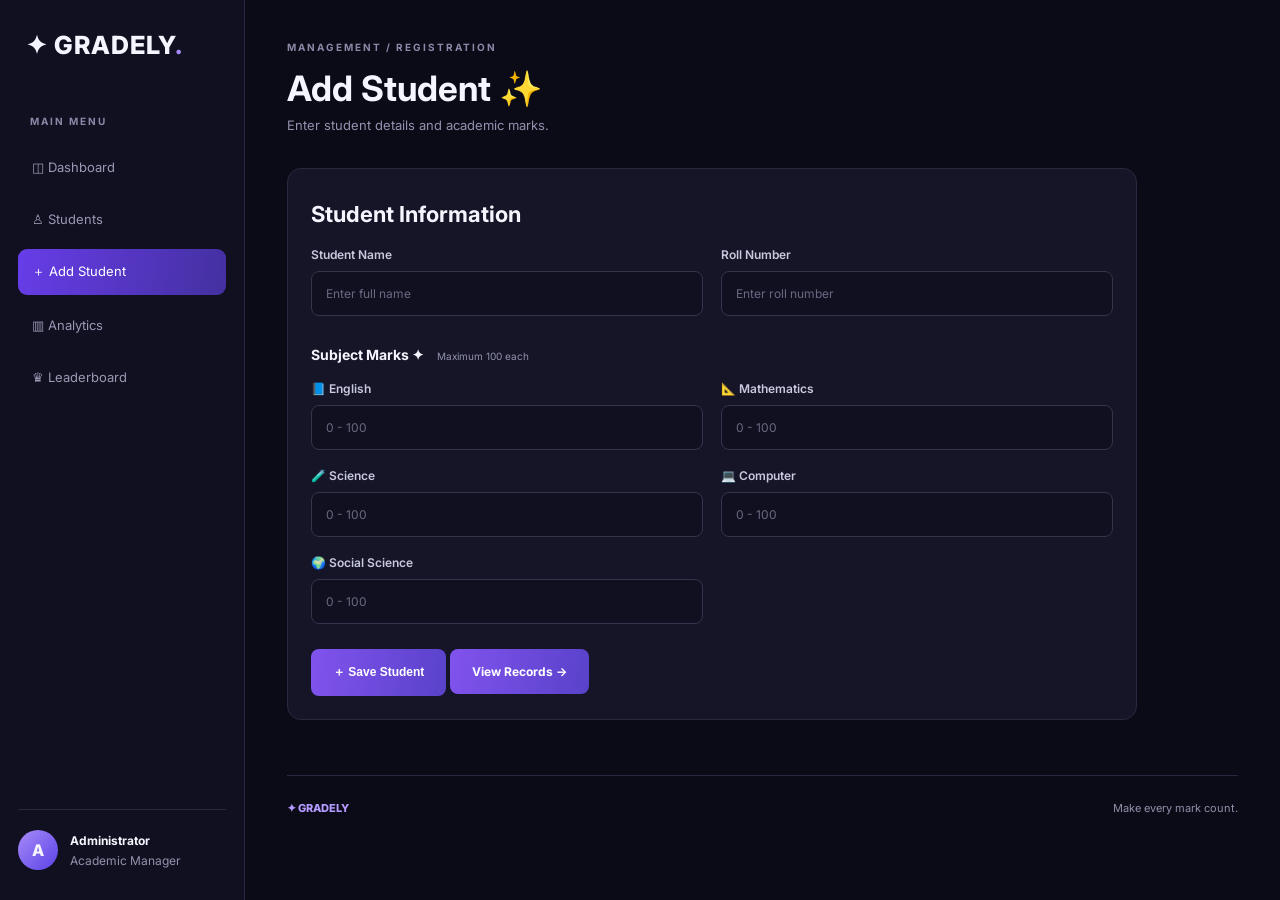
<file: add-student.html>
<!DOCTYPE html>
<html lang="en">
<head>
<meta charset="UTF-8">
<meta name="viewport" content="width=device-width, initial-scale=1.0">
<title>GRADELY | Add Student</title>
<link rel="stylesheet" href="style.css">
</head>
<body>

<div class="app">

<aside class="sidebar">
    <div class="brand">✦ GRADELY<span>.</span></div>
    <p class="nav-title">MAIN MENU</p>

    <a href="index.html" class="nav-item">◫ Dashboard</a>
    <a href="students.html" class="nav-item">♙ Students</a>
    <a href="add-student.html" class="nav-item active">＋ Add Student</a>
    <a href="analytics.html" class="nav-item">▥ Analytics</a>
    <a href="leaderboard.html" class="nav-item">♛ Leaderboard</a>

    <div class="sidebar-bottom">
        <div class="profile">
            <div class="avatar">A</div>
            <div><b>Administrator</b><small>Academic Manager</small></div>
        </div>
    </div>
</aside>

<main class="main-content">

    <header class="topbar">
        <div>
            <span class="eyebrow">MANAGEMENT / REGISTRATION</span>
            <h1>Add Student ✨</h1>
            <p class="subtext">Enter student details and academic marks.</p>
        </div>
    </header>

    <div class="panel form-panel">

        <form id="studentForm">

            <div class="section-heading">
                <h2>Student Information</h2>
            </div>

            <div class="form-grid">

                <div class="field">
                    <label>Student Name</label>
                    <input type="text" id="name"
                    placeholder="Enter full name" required>
                </div>

                <div class="field">
                    <label>Roll Number</label>
                    <input type="text" id="roll"
                    placeholder="Enter roll number" required>
                </div>

            </div>

            <h3 class="marks-title">
                Subject Marks ✦
                <span>Maximum 100 each</span>
            </h3>

            <div class="marks-grid">

                <div class="field">
                    <label>📘 English</label>
                    <input type="number" id="english"
                    min="0" max="100" placeholder="0 - 100" required>
                </div>

                <div class="field">
                    <label>📐 Mathematics</label>
                    <input type="number" id="math"
                    min="0" max="100" placeholder="0 - 100" required>
                </div>

                <div class="field">
                    <label>🧪 Science</label>
                    <input type="number" id="science"
                    min="0" max="100" placeholder="0 - 100" required>
                </div>

                <div class="field">
                    <label>💻 Computer</label>
                    <input type="number" id="computer"
                    min="0" max="100" placeholder="0 - 100" required>
                </div>

                <div class="field">
                    <label>🌍 Social Science</label>
                    <input type="number" id="social"
                    min="0" max="100" placeholder="0 - 100" required>
                </div>

            </div>

            <button type="submit" class="primary-btn">
                ＋ Save Student
            </button>

            <a href="students.html" class="primary-btn">
                View Records →
            </a>

        </form>

    </div>

    <footer>
        <span>✦ GRADELY</span>
        <p>Make every mark count.</p>
    </footer>

</main>
</div>

<script src="script.js"></script>
</body>
</html>
</file>
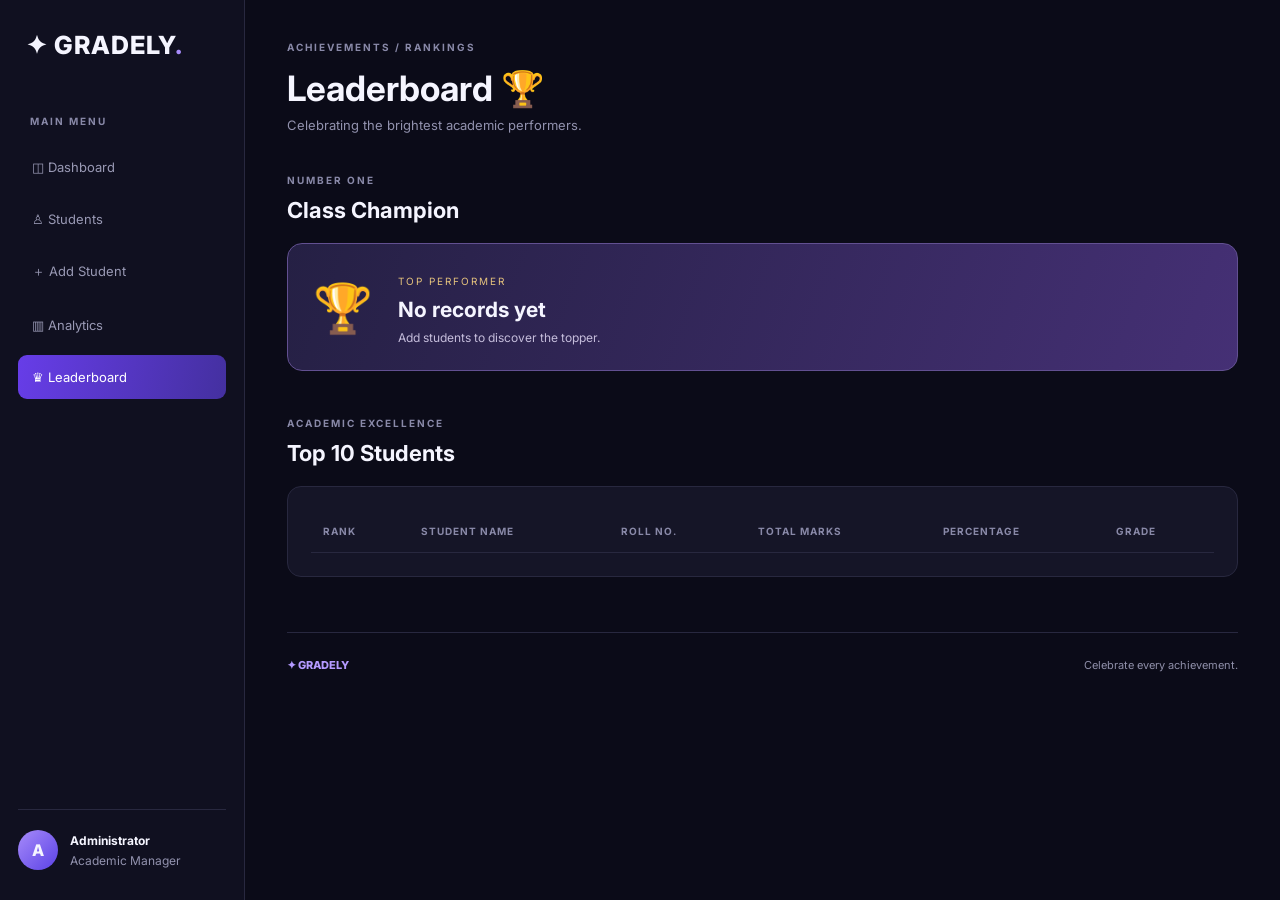
<file: leaderboard.html>
<!DOCTYPE html>
<html lang="en">
<head>
<meta charset="UTF-8">
<meta name="viewport" content="width=device-width, initial-scale=1.0">
<title>GRADELY | Leaderboard</title>
<link rel="stylesheet" href="style.css">
</head>
<body>

<div class="app">

<aside class="sidebar">
    <div class="brand">✦ GRADELY<span>.</span></div>
    <p class="nav-title">MAIN MENU</p>

    <a href="index.html" class="nav-item">◫ Dashboard</a>
    <a href="students.html" class="nav-item">♙ Students</a>
    <a href="add-student.html" class="nav-item">＋ Add Student</a>
    <a href="analytics.html" class="nav-item">▥ Analytics</a>
    <a href="leaderboard.html" class="nav-item active">♛ Leaderboard</a>

    <div class="sidebar-bottom">
        <div class="profile">
            <div class="avatar">A</div>
            <div><b>Administrator</b><small>Academic Manager</small></div>
        </div>
    </div>
</aside>

<main class="main-content">

    <header class="topbar">
        <div>
            <span class="eyebrow">ACHIEVEMENTS / RANKINGS</span>
            <h1>Leaderboard 🏆</h1>
            <p class="subtext">Celebrating the brightest academic performers.</p>
        </div>
    </header>

    <div class="section-heading">
        <div>
            <span class="eyebrow">NUMBER ONE</span>
            <h2>Class Champion</h2>
        </div>
    </div>

    <div class="topper-card">
        <div class="trophy">🏆</div>
        <div>
            <span class="winner-label">TOP PERFORMER</span>
            <h2 id="topper">No records yet</h2>
            <p id="topperMarks">Add students to see rankings.</p>
        </div>
    </div>

    <br><br>

    <div class="section-heading">
        <div>
            <span class="eyebrow">ACADEMIC EXCELLENCE</span>
            <h2>Top 10 Students</h2>
        </div>
    </div>

    <div class="panel table-panel">

        <div class="table-scroll">
            <table>
                <thead>
                    <tr>
                        <th>RANK</th>
                        <th>STUDENT NAME</th>
                        <th>ROLL NO.</th>
                        <th>TOTAL MARKS</th>
                        <th>PERCENTAGE</th>
                        <th>GRADE</th>
                    </tr>
                </thead>

                <tbody id="leaderboardTable"></tbody>
            </table>
        </div>

    </div>

    <footer>
        <span>✦ GRADELY</span>
        <p>Celebrate every achievement.</p>
    </footer>

</main>
</div>

<script src="script.js"></script>
</body>
</html>
</file>
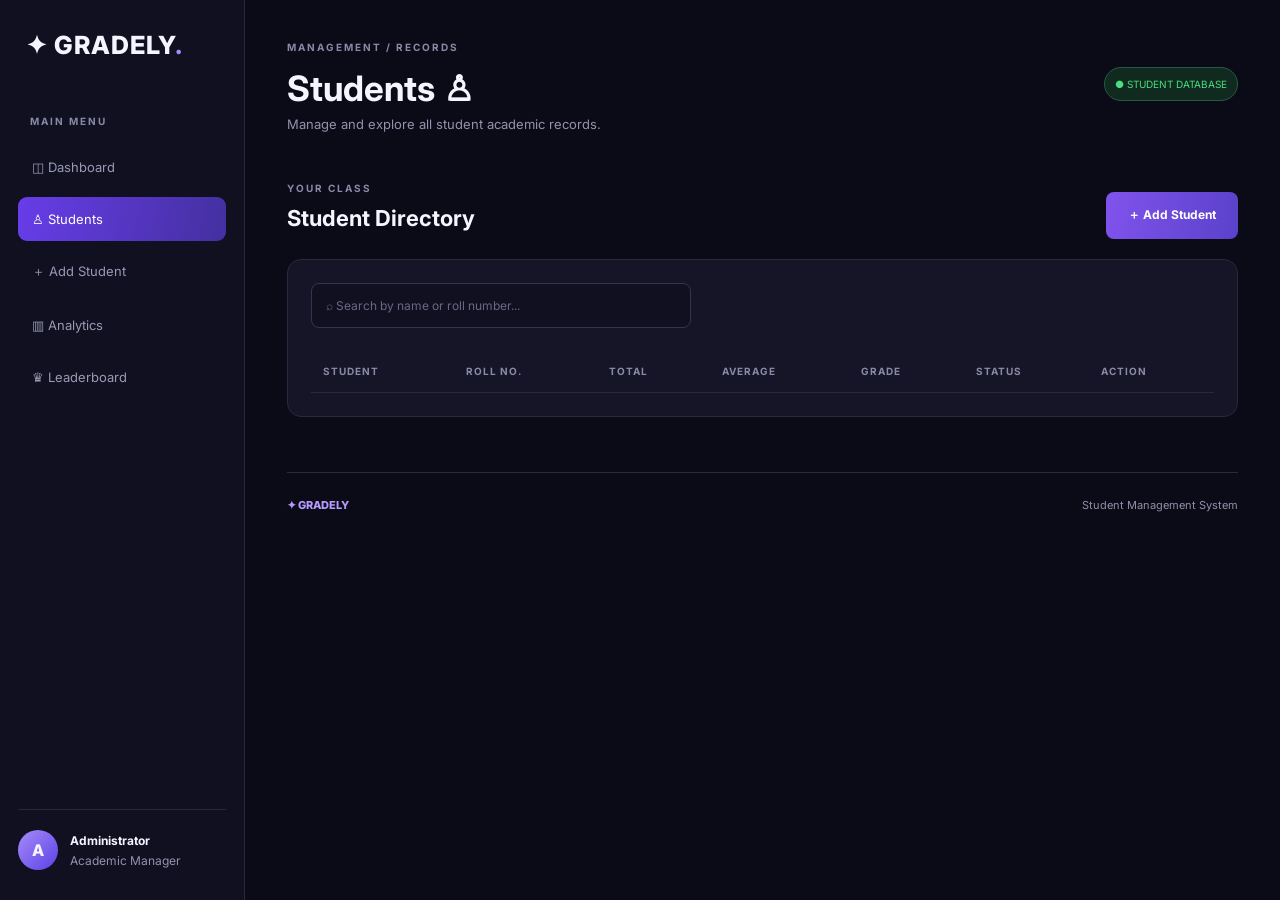
<file: students.html>
<!DOCTYPE html>
<html lang="en">
<head>
<meta charset="UTF-8">
<meta name="viewport" content="width=device-width, initial-scale=1.0">
<title>GRADELY | Students</title>
<link rel="stylesheet" href="style.css">
</head>
<body>

<div class="app">

<aside class="sidebar">
    <div class="brand">✦ GRADELY<span>.</span></div>
    <p class="nav-title">MAIN MENU</p>

    <a href="index.html" class="nav-item">◫ Dashboard</a>
    <a href="students.html" class="nav-item active">♙ Students</a>
    <a href="add-student.html" class="nav-item">＋ Add Student</a>
    <a href="analytics.html" class="nav-item">▥ Analytics</a>
    <a href="leaderboard.html" class="nav-item">♛ Leaderboard</a>

    <div class="sidebar-bottom">
        <div class="profile">
            <div class="avatar">A</div>
            <div><b>Administrator</b><small>Academic Manager</small></div>
        </div>
    </div>
</aside>

<main class="main-content">

    <header class="topbar">
        <div>
            <span class="eyebrow">MANAGEMENT / RECORDS</span>
            <h1>Students ♙</h1>
            <p class="subtext">Manage and explore all student academic records.</p>
        </div>
        <span class="live">● STUDENT DATABASE</span>
    </header>

    <div class="section-heading">
        <div>
            <span class="eyebrow">YOUR CLASS</span>
            <h2>Student Directory</h2>
        </div>
        <a href="add-student.html" class="primary-btn">＋ Add Student</a>
    </div>

    <div class="panel table-panel">

        <input type="search" id="search" class="search"
        placeholder="⌕ Search by name or roll number...">

        <div class="table-scroll">
            <table>
                <thead>
                    <tr>
                        <th>STUDENT</th>
                        <th>ROLL NO.</th>
                        <th>TOTAL</th>
                        <th>AVERAGE</th>
                        <th>GRADE</th>
                        <th>STATUS</th>
                        <th>ACTION</th>
                    </tr>
                </thead>

                <tbody id="studentTable"></tbody>
            </table>
        </div>

    </div>

    <footer>
        <span>✦ GRADELY</span>
        <p>Student Management System</p>
    </footer>

</main>
</div>

<script src="script.js"></script>
</body>
</html>
</file>
<file: style.css>
@import url('https://fonts.googleapis.com/css2?family=Inter:wght@400;500;600;700;800&display=swap');

:root {
    --bg: #0b0b18;
    --panel: #151527;
    --border: #28283f;
    --text: #f5f5ff;
    --muted: #9292ae;
    --purple: #a78bfa;
}

* {
    margin: 0;
    padding: 0;
    box-sizing: border-box;
    scroll-behavior: smooth;
}

body {
    background: var(--bg);
    color: var(--text);
    font-family: 'Inter', sans-serif;
}

.app {
    display: flex;
    min-height: 100vh;
}

/* SIDEBAR */

.sidebar {
    width: 245px;
    height: 100vh;
    position: fixed;
    top: 0;
    left: 0;
    background: #101020;
    border-right: 1px solid var(--border);
    padding: 30px 18px;
    display: flex;
    flex-direction: column;
    z-index: 100;
}

.brand {
    font-size: 25px;
    font-weight: 800;
    letter-spacing: 1px;
    margin-bottom: 55px;
    padding-left: 8px;
}

.brand-icon,
.brand span {
    color: #a78bfa;
}

.nav-title {
    padding-left: 12px;
    margin-bottom: 18px;
    font-size: 10px;
    color: #8989a8;
    letter-spacing: 2px;
    font-weight: 700;
}

.nav-item {
    display: block;
    color: #9999b4;
    padding: 14px;
    margin-bottom: 8px;
    text-decoration: none;
    border-radius: 9px;
    font-size: 13px;
    transition: .3s;
}

.nav-item:hover,
.nav-item.active {
    color: white;
    background: linear-gradient(100deg, #673de8, #4430a0);
}

.sidebar-bottom {
    margin-top: auto;
}

.profile {
    border-top: 1px solid var(--border);
    padding-top: 20px;
    display: flex;
    align-items: center;
    gap: 12px;
}

.avatar,
.top-avatar {
    width: 40px;
    height: 40px;
    display: grid;
    place-items: center;
    background: linear-gradient(135deg, #a78bfa, #5b42e5);
    border-radius: 50%;
    font-weight: 800;
}

.profile b,
.profile small {
    display: block;
    font-size: 12px;
}

.profile small {
    color: var(--muted);
    margin-top: 5px;
}

/* MAIN CONTENT */

.main-content {
    width: calc(100% - 245px);
    margin-left: 245px;
    padding: 35px 42px;
    max-width: 1700px;
}

.topbar {
    display: flex;
    justify-content: space-between;
    align-items: center;
    margin-bottom: 35px;
}

.topbar h1 {
    font-size: 35px;
    margin: 12px 0 7px;
}

.eyebrow {
    font-size: 10px;
    color: #8989a8;
    letter-spacing: 2px;
    font-weight: 700;
}

.subtext {
    color: var(--muted);
    font-size: 13px;
}

.live {
    font-size: 10px;
    color: #4ade80;
    border: 1px solid #285a42;
    background: #102a20;
    padding: 10px;
    border-radius: 20px;
}

/* WELCOME BANNER */

.welcome {
    padding: 35px;
    border-radius: 18px;
    background: linear-gradient(115deg, #34206d, #6235bd 55%, #33206e);
    display: flex;
    justify-content: space-between;
    align-items: center;
    margin-bottom: 38px;
    overflow: hidden;
}

.welcome-tag {
    font-size: 10px;
    letter-spacing: 2px;
    color: #d7c9ff;
}

.welcome h2 {
    font-size: 27px;
    margin: 15px 0 10px;
}

.welcome p {
    color: #ddd3ff;
    font-size: 13px;
    line-height: 1.6;
}

.welcome-art {
    font-size: 80px;
}

/* HEADINGS */

.section-heading {
    display: flex;
    justify-content: space-between;
    align-items: center;
    margin-bottom: 20px;
}

.section-heading h2 {
    font-size: 22px;
    margin-top: 9px;
}

/* STATISTICS */

.stats-grid {
    display: grid;
    grid-template-columns: repeat(4, 1fr);
    gap: 16px;
    margin-bottom: 42px;
}

.stat-card {
    padding: 23px;
    border: 1px solid var(--border);
    border-radius: 14px;
    background: var(--panel);
    transition: .3s;
}

.stat-card:hover,
.panel:hover {
    transform: translateY(-3px);
    border-color: #6550a7;
}

.stat-top {
    display: flex;
    justify-content: space-between;
    color: #b5b5ce;
    font-size: 12px;
}

.stat-icon {
    width: 34px;
    height: 34px;
    display: grid;
    place-items: center;
    border-radius: 9px;
    font-size: 18px;
}

.purple .stat-icon {
    background: #302252;
    color: #c4a6ff;
}

.blue .stat-icon {
    background: #1c304d;
    color: #71b7ff;
}

.green .stat-icon {
    background: #193b31;
    color: #5be3a0;
}

.orange .stat-icon {
    background: #473021;
    color: #ffb76d;
}

.stat-card h2 {
    font-size: 32px;
    margin: 23px 0 9px;
}

.stat-card small {
    color: var(--muted);
    font-size: 11px;
}

/* PANELS */

.panel {
    background: var(--panel);
    border: 1px solid var(--border);
    padding: 23px;
    border-radius: 14px;
    transition: .3s;
    min-width: 0;
}

.analytics-section,
#leaderboard,
#add,
#students {
    margin-top: 42px;
}

.charts-grid {
    display: grid;
    grid-template-columns: 1.5fr 1fr;
    gap: 18px;
}

.panel-heading {
    display: flex;
    justify-content: space-between;
    margin-bottom: 25px;
}

.panel-heading h3 {
    font-size: 15px;
    margin-bottom: 8px;
}

.panel-heading p {
    color: var(--muted);
    font-size: 11px;
}

.chart-area {
    height: 260px;
    position: relative;
}

.doughnut-area {
    max-width: 300px;
    margin: auto;
}

/* TOPPER */

.topper-card {
    background: linear-gradient(110deg, #252044, #453075);
    border: 1px solid #625091;
    padding: 25px;
    display: flex;
    align-items: center;
    gap: 25px;
    border-radius: 15px;
    overflow: hidden;
}

.trophy {
    font-size: 48px;
}

.winner-label {
    color: #e5c27d;
    font-size: 10px;
    letter-spacing: 2px;
}

.topper-card h2 {
    font-size: 21px;
    margin: 8px 0;
}

.topper-card p {
    color: #c5bddb;
    font-size: 12px;
}

/* FORMS */

.form-panel {
    max-width: 850px;
}

.form-grid,
.marks-grid {
    display: grid;
    grid-template-columns: repeat(2, 1fr);
    gap: 18px;
}

.field label {
    display: block;
    font-size: 12px;
    margin-bottom: 9px;
    color: #c8c8df;
    font-weight: 600;
}

.field input,
.search {
    width: 100%;
    padding: 14px;
    background: #101020;
    border: 1px solid #34344d;
    border-radius: 8px;
    outline: none;
    color: white;
    font: inherit;
    font-size: 12px;
    transition: .2s;
}

.field input:focus,
.search:focus {
    border-color: #a78bfa;
    box-shadow: 0 0 0 3px #a78bfa20;
}

.field input::placeholder,
.search::placeholder {
    color: #696982;
}

.marks-title {
    margin: 30px 0 18px;
    font-size: 14px;
}

.marks-title span {
    font-size: 10px;
    color: var(--muted);
    font-weight: 400;
    margin-left: 10px;
}

.primary-btn {
    display: inline-block;
    margin-top: 25px;
    padding: 15px 22px;
    border: none;
    border-radius: 8px;
    background: linear-gradient(100deg, #8153ed, #5942ca);
    color: white;
    font-weight: 700;
    font-size: 12px;
    text-decoration: none;
    cursor: pointer;
    transition: .3s;
}

.primary-btn:hover {
    transform: translateY(-2px);
    box-shadow: 0 7px 20px #754ce655;
}

/* TABLES */

.table-panel {
    overflow: hidden;
}

.search {
    max-width: 380px;
    margin-bottom: 22px;
}

.table-scroll {
    overflow-x: auto;
}

table {
    width: 100%;
    min-width: 700px;
    border-collapse: collapse;
    text-align: left;
}

th {
    color: #8989a8;
    font-size: 10px;
    letter-spacing: 1px;
    padding: 15px 12px;
    border-bottom: 1px solid var(--border);
}

td {
    padding: 16px 12px;
    font-size: 12px;
    border-bottom: 1px solid #27273b;
}

tr:hover td {
    background: #202037;
}

.status {
    padding: 6px 11px;
    border-radius: 20px;
    font-size: 10px;
}

.pass {
    background: #163b2c;
    color: #62e5a5;
}

.fail {
    background: #4b242d;
    color: #ff8b9a;
}

.delete-btn {
    background: #49242e;
    color: #ff9ba9;
    border: none;
    padding: 7px 10px;
    border-radius: 6px;
    cursor: pointer;
}

/* LEADERBOARD */

.rank {
    color: #d8b66c;
    font-weight: 800;
    font-size: 15px;
}

/* FOOTER */

footer {
    border-top: 1px solid var(--border);
    margin-top: 55px;
    padding: 25px 0;
    display: flex;
    justify-content: space-between;
    color: #8f8fa9;
    font-size: 11px;
}

footer span {
    color: #b49aff;
    font-weight: 800;
}

/* RESPONSIVE DESIGN */

@media(max-width: 1100px) {
    .stats-grid {
        grid-template-columns: repeat(2, 1fr);
    }

    .charts-grid {
        grid-template-columns: 1fr;
    }
}

@media(max-width: 750px) {
    .sidebar {
        width: 100%;
        height: auto;
        position: relative;
        padding: 15px;
    }

    .app {
        display: block;
    }

    .brand {
        margin: 0 0 15px;
    }

    .nav-title,
    .sidebar-bottom {
        display: none;
    }

    .nav-item {
        display: inline-block;
        padding: 10px;
        font-size: 11px;
        margin: 2px;
    }

    .main-content {
        width: 100%;
        margin: 0;
        padding: 22px 15px;
    }

    .topbar h1 {
        font-size: 27px;
    }

    .welcome {
        padding: 24px;
    }

    .welcome h2 {
        font-size: 21px;
    }

    .welcome-art {
        font-size: 50px;
    }

    .stats-grid {
        gap: 10px;
    }

    .stat-card {
        padding: 15px;
    }

    .stat-card h2 {
        font-size: 25px;
    }

    .form-grid,
    .marks-grid {
        grid-template-columns: 1fr;
    }

    .section-heading {
        align-items: flex-start;
        gap: 10px;
    }

    footer {
        flex-direction: column;
        gap: 10px;
    }
}
</file>
